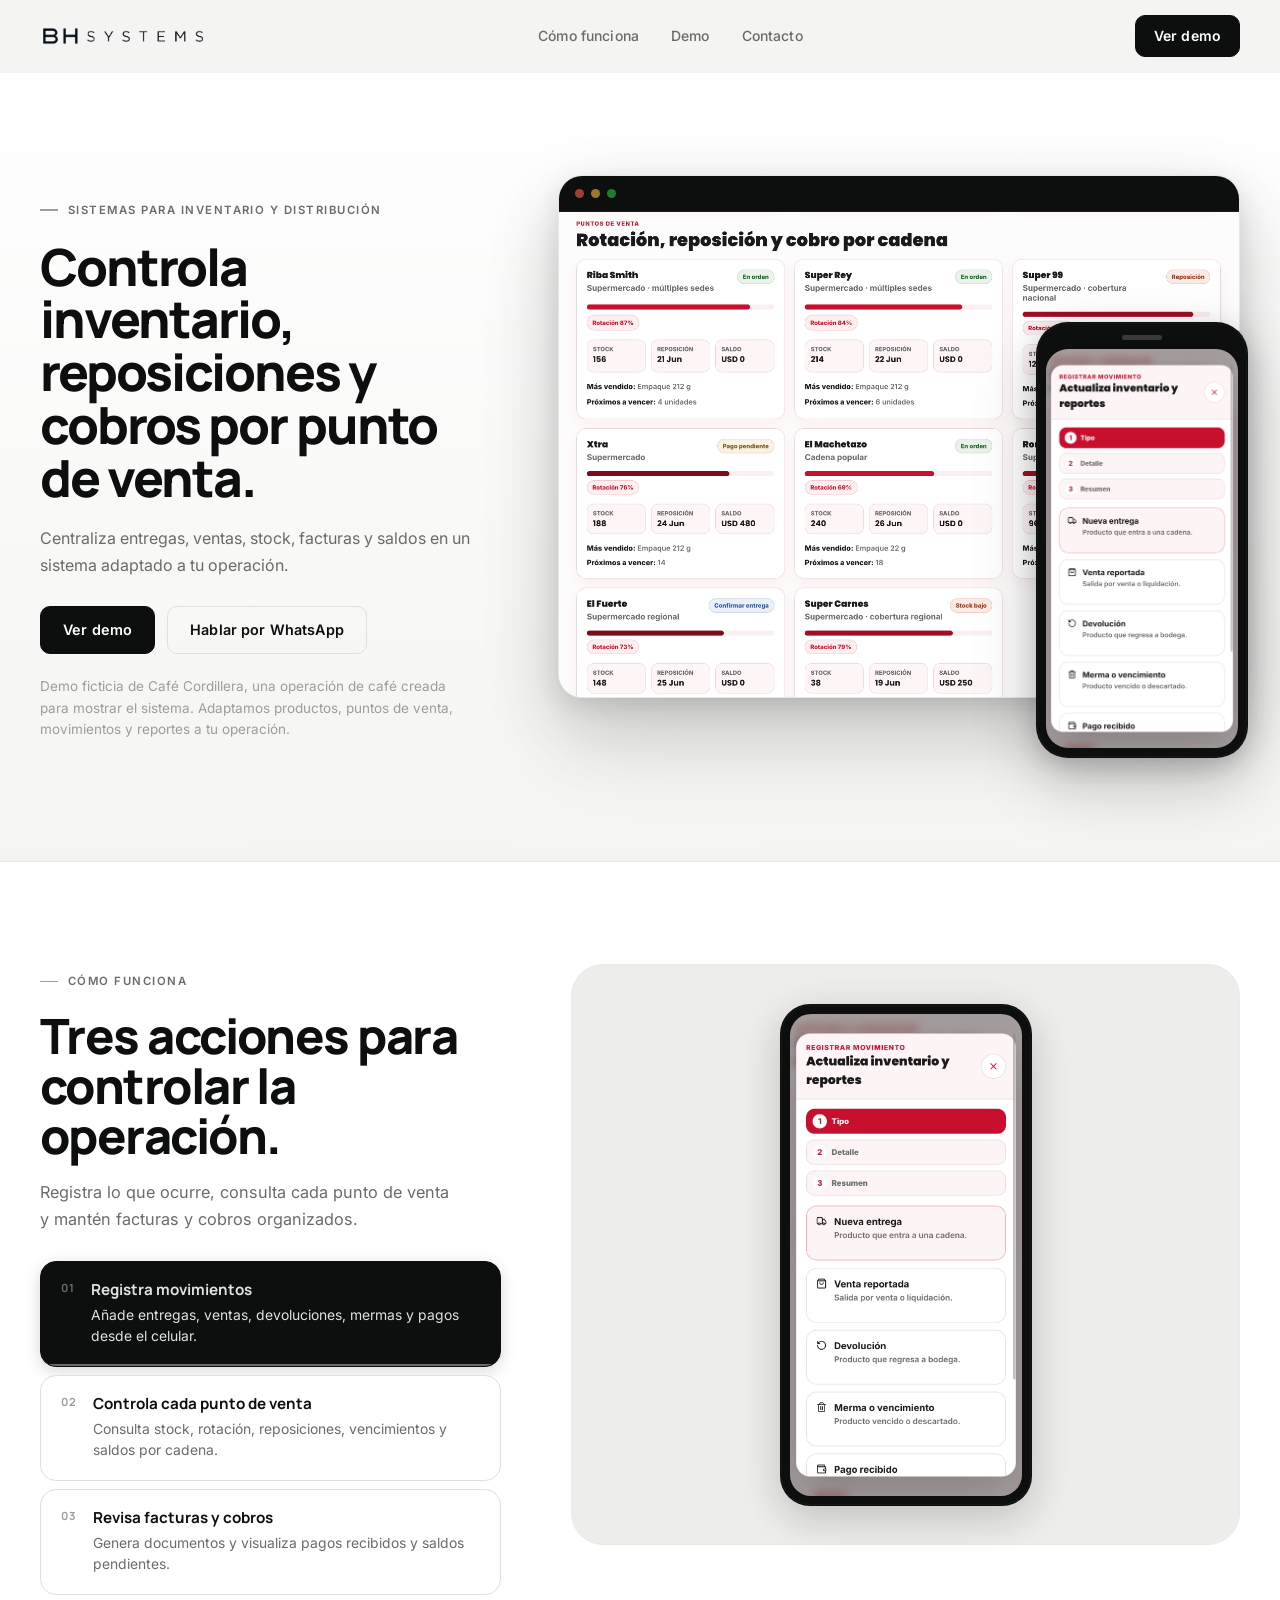
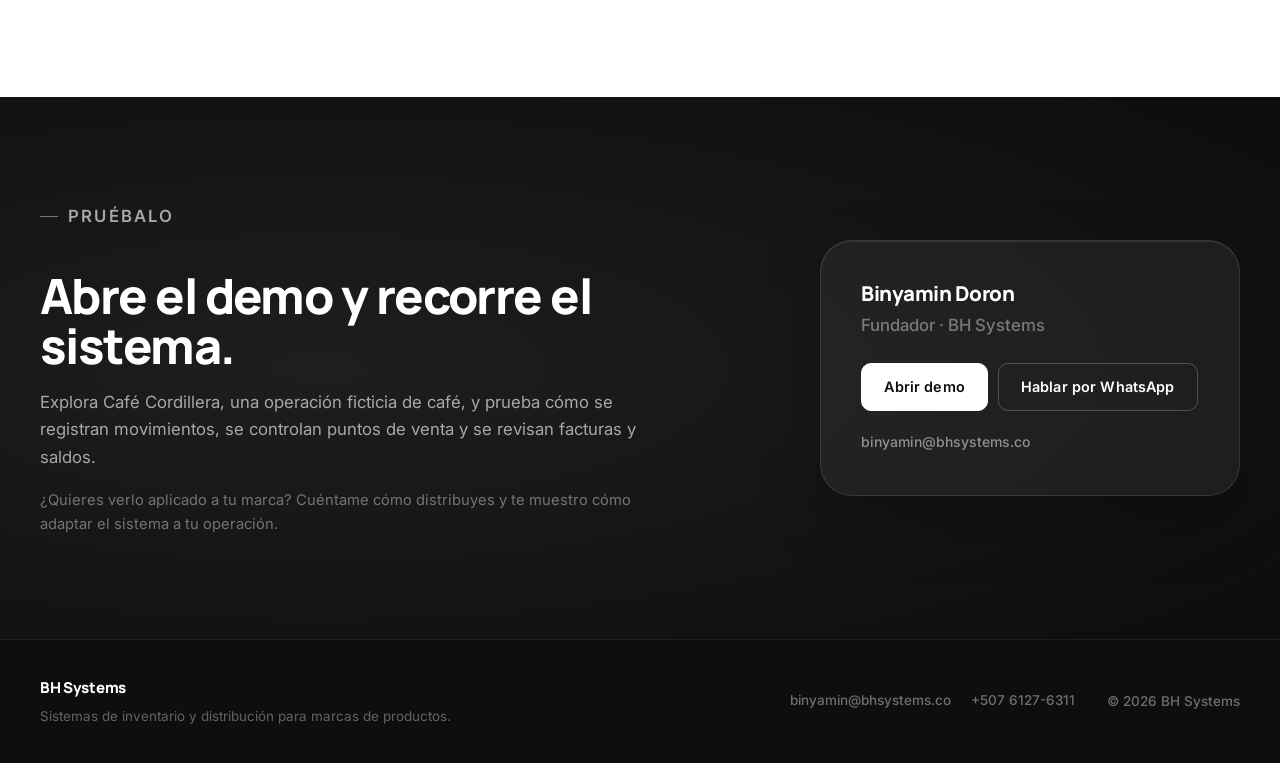
<file: index.html>
<!DOCTYPE html>
<html lang="es">
<head>
  <meta charset="UTF-8">
  <meta name="viewport" content="width=device-width, initial-scale=1, viewport-fit=cover">
  <title>BH Systems | Inventario, distribución y cobros por punto de venta</title>
  <meta name="description" content="BH Systems crea sistemas para marcas que distribuyen productos físicos en supermercados, tiendas y puntos bajo consignación.">
  <link rel="canonical" href="https://bhsystems.co">

  <meta property="og:type" content="website">
  <meta property="og:url" content="https://bhsystems.co">
  <meta property="og:title" content="BH Systems | Inventario y distribución">
  <meta property="og:description" content="Controla inventario, reposiciones y cobros por punto de venta.">
  <meta property="og:image" content="https://bhsystems.co/assets/demo/puntos-de-venta-desktop.png">

  <meta name="twitter:card" content="summary_large_image">
  <meta name="twitter:title" content="BH Systems | Inventario y distribución">
  <meta name="twitter:description" content="Controla inventario, reposiciones y cobros por punto de venta.">
  <meta name="twitter:image" content="https://bhsystems.co/assets/demo/puntos-de-venta-desktop.png">

  <link rel="icon" type="image/svg+xml" href="assets/favicon.svg">
  <link rel="preconnect" href="https://fonts.googleapis.com">
  <link rel="preconnect" href="https://fonts.gstatic.com" crossorigin>
  <link href="https://fonts.googleapis.com/css2?family=Inter:wght@400;500;600&family=Manrope:wght@600;700;800&display=swap" rel="stylesheet">
  <link rel="stylesheet" href="styles.css">

  <style>
  /* ─── Mobile card unification ─────────────────────────────────
     Afecta únicamente los tres paneles de la sección "Cómo funciona"
     en móvil (≤760px). El hero y el desktop no se tocan.
  ──────────────────────────────────────────────────────────────── */
  /* El texto del tab 03 es distinto en desktop y móvil. */
  .tab-body--mobile { display: none; }

  @media (max-width: 760px) {
    .tab-body--desktop { display: none; }
    .tab-body--mobile  { display: flex; }

    /* Quita el chrome de teléfono del panel "Registrar movimiento".
       El contenedor .tab-panel ya provee fondo, padding, radio y
       sombra iguales para los tres; solo necesitamos neutralizar
       el wrapper interno .panel-phone para que la imagen quede
       al mismo nivel que las capturas de los otros dos pasos. */
    .tab-panel .panel-phone {
      width: 100%;       /* antes: min(76%,248px) centrado */
      padding: 0;        /* antes: 9px */
      border: none;      /* antes: 1px solid rgba(13,15,14,.24) */
      border-radius: 0;  /* antes: 30px */
      background: transparent; /* antes: var(--dark) */
      box-shadow: none;  /* antes: sombra fuerte */
    }

    /* Aplica a la imagen el mismo radio y sombra que tienen las
       imágenes de los otros dos paneles (regla .tab-panel img). */
    .tab-panel .panel-phone img {
      border-radius: var(--radius-md); /* antes: 21px con box-shadow:none */
      box-shadow: 0 8px 32px rgba(13,15,14,.12);
    }

  }
  </style>
</head>
<body>
  <header class="site-header" id="site-header">
    <div class="site-container header-inner">
      <a class="brand-link" href="/" aria-label="BH Systems">
        <img src="assets/branding/bh-systems-logo.png" width="1801" height="190" alt="BH Systems">
      </a>

      <nav class="main-nav" aria-label="Navegación principal">
        <a href="#como-funciona">Cómo funciona</a>
        <a href="/demo/">Demo</a>
        <a href="#contacto">Contacto</a>
      </nav>

      <a class="btn btn-primary header-cta" href="/demo/">Ver demo</a>
    </div>
  </header>

  <main>
    <section class="hero" aria-labelledby="hero-title">
      <div class="site-container hero-grid">
        <div class="hero-copy">
          <p class="eyebrow reveal">Sistemas para inventario y distribución</p>
          <h1 id="hero-title" class="reveal" data-delay="1">Controla inventario, reposiciones y cobros por punto de venta.</h1>
          <p class="hero-description reveal" data-delay="2">Centraliza entregas, ventas, stock, facturas y saldos en un sistema adaptado a tu operación.</p>

          <div class="hero-actions reveal" data-delay="3">
            <a class="btn btn-primary" href="/demo/">Ver demo</a>
            <a class="btn btn-secondary" href="https://wa.me/50761276311?text=Hola%20Binyamin%2C%20vi%20el%20demo%20de%20BH%20Systems%20y%20quiero%20conocer%20más." target="_blank" rel="noopener noreferrer">Hablar por WhatsApp</a>
          </div>

          <p class="support-note reveal" data-delay="4">Demo ficticia de Café Cordillera, una operación de café creada para mostrar el sistema. Adaptamos productos, puntos de venta, movimientos y reportes a tu operación.</p>
        </div>

        <div class="hero-visual reveal" data-delay="2" aria-label="Vista previa del sistema en desktop y móvil">
          <div class="browser-mockup">
            <div class="browser-bar" aria-hidden="true">
              <span></span><span></span><span></span>
            </div>
            <img
              src="assets/demo/puntos-de-venta-desktop.png"
              width="2690"
              height="1920"
              loading="eager"
              alt="Vista desktop del control de rotación, reposición y cobros por cadena">
          </div>

          <div class="phone-mockup">
            <div class="phone-top" aria-hidden="true"></div>
            <img
              src="assets/demo/registrar-movimiento-mobile.png"
              width="780"
              height="1622"
              loading="eager"
              alt="Vista móvil para registrar entregas, ventas, devoluciones, mermas y pagos">
          </div>
        </div>
      </div>
    </section>

    <section class="how-section" id="como-funciona" aria-labelledby="how-title">
      <div class="site-container how-grid">
        <div class="how-copy">
          <p class="eyebrow reveal">Cómo funciona</p>
          <h2 id="how-title" class="reveal" data-delay="1">Tres acciones para controlar la operación.</h2>
          <p class="reveal" data-delay="2">Registra lo que ocurre, consulta cada punto de venta y mantén facturas y cobros organizados.</p>

          <div class="tabs-list reveal" data-delay="3" role="tablist" aria-label="Pasos del sistema" id="tabs-list">
            <button class="step-tab is-active" type="button" role="tab" id="tab-movimientos" aria-selected="true" aria-controls="panel-movimientos" data-tab-target="movimientos">
              <span class="tab-num">01</span>
              <span class="tab-body">
                <strong>Registra movimientos</strong>
                <small>Añade entregas, ventas, devoluciones, mermas y pagos desde el celular.</small>
              </span>
              <span class="tab-progress" aria-hidden="true"></span>
            </button>
            <button class="step-tab" type="button" role="tab" id="tab-puntos" aria-selected="false" aria-controls="panel-puntos" data-tab-target="puntos" tabindex="-1">
              <span class="tab-num">02</span>
              <span class="tab-body">
                <strong>Controla cada punto de venta</strong>
                <small>Consulta stock, rotación, reposiciones, vencimientos y saldos por cadena.</small>
              </span>
              <span class="tab-progress" aria-hidden="true"></span>
            </button>
            <button class="step-tab" type="button" role="tab" id="tab-facturas" aria-selected="false" aria-controls="panel-facturas" data-tab-target="facturas" tabindex="-1">
              <span class="tab-num">03</span>
              <span class="tab-body tab-body--desktop">
                <strong>Revisa facturas y cobros</strong>
                <small>Genera documentos y visualiza pagos recibidos y saldos pendientes.</small>
              </span>
              <span class="tab-body tab-body--mobile">
                <strong>Vista diaria de la operación</strong>
                <small>Consulta inventario, unidades vendidas y productos próximos a vencer.</small>
              </span>
              <span class="tab-progress" aria-hidden="true"></span>
            </button>
          </div>
        </div>

        <div class="tab-panels reveal" data-delay="2" id="tab-panels-wrap">
          <div class="tab-panel is-active" role="tabpanel" id="panel-movimientos" aria-labelledby="tab-movimientos" data-tab-panel="movimientos">
            <div class="panel-phone">
              <img
                src="assets/demo/registrar-movimiento-mobile.png"
                width="780"
                height="1622"
                loading="lazy"
                alt="Vista móvil para registrar entregas, ventas, devoluciones, mermas y pagos">
            </div>
          </div>
          <div class="tab-panel" role="tabpanel" id="panel-puntos" aria-labelledby="tab-puntos" data-tab-panel="puntos" aria-hidden="true">
            <picture>
              <source media="(max-width: 700px)" srcset="assets/demo/puntos-de-venta-mobile.png">
              <img
                src="assets/demo/puntos-de-venta-desktop.png"
                width="2690"
                height="1920"
                loading="lazy"
                alt="Vista desktop del control de rotación, reposición y cobros por cadena">
            </picture>
          </div>
          <div class="tab-panel" role="tabpanel" id="panel-facturas" aria-labelledby="tab-facturas" data-tab-panel="facturas" aria-hidden="true">
            <picture>
              <source media="(max-width: 760px)" srcset="assets/demo/operacion-claramovil.png">
              <img
                src="assets/demo/facturacion-desktop.png"
                width="2694"
                height="1764"
                loading="lazy"
                alt="Vista diaria de inventario disponible, unidades vendidas y próximos a vencer">
            </picture>
          </div>
        </div>
      </div>
    </section>

    <section class="demo-section" id="demo" aria-labelledby="demo-title">
      <div class="site-container demo-grid">
        <div class="reveal">
          <p class="eyebrow eyebrow-on-dark">Pruébalo</p>
          <h2 id="demo-title">Abre el demo y recorre el sistema.</h2>
          <p>Explora Café Cordillera, una operación ficticia de café, y prueba cómo se registran movimientos, se controlan puntos de venta y se revisan facturas y saldos.</p>
          <p class="demo-secondary">¿Quieres verlo aplicado a tu marca? Cuéntame cómo distribuyes y te muestro cómo adaptar el sistema a tu operación.</p>
        </div>

        <div class="contact-card reveal" data-delay="2" id="contacto">
          <p class="contact-name">Binyamin Doron</p>
          <p class="contact-role">Fundador · BH Systems</p>
          <div class="contact-actions">
            <a class="btn btn-light" href="/demo/">Abrir demo</a>
            <a class="btn btn-dark-secondary" href="https://wa.me/50761276311?text=Hola%20Binyamin%2C%20vi%20el%20demo%20de%20BH%20Systems%20y%20quiero%20conocer%20más." target="_blank" rel="noopener noreferrer">Hablar por WhatsApp</a>
          </div>
          <a class="email-link" href="mailto:binyamin@bhsystems.co">binyamin@bhsystems.co</a>
        </div>
      </div>
    </section>
  </main>

  <footer class="site-footer">
    <div class="site-container footer-inner">
      <div class="footer-brand-block">
        <p class="footer-brand">BH Systems</p>
        <p>Sistemas de inventario y distribución para marcas de productos.</p>
      </div>
      <div class="footer-links">
        <a href="mailto:binyamin@bhsystems.co">binyamin@bhsystems.co</a>
        <a href="https://wa.me/50761276311?text=Hola%20Binyamin%2C%20vi%20el%20demo%20de%20BH%20Systems%20y%20quiero%20conocer%20más." target="_blank" rel="noopener noreferrer">+507 6127-6311</a>
      </div>
      <p class="copyright">© 2026 BH Systems</p>
    </div>
  </footer>

  <script src="script.js" defer></script>
</body>
</html>
</file>
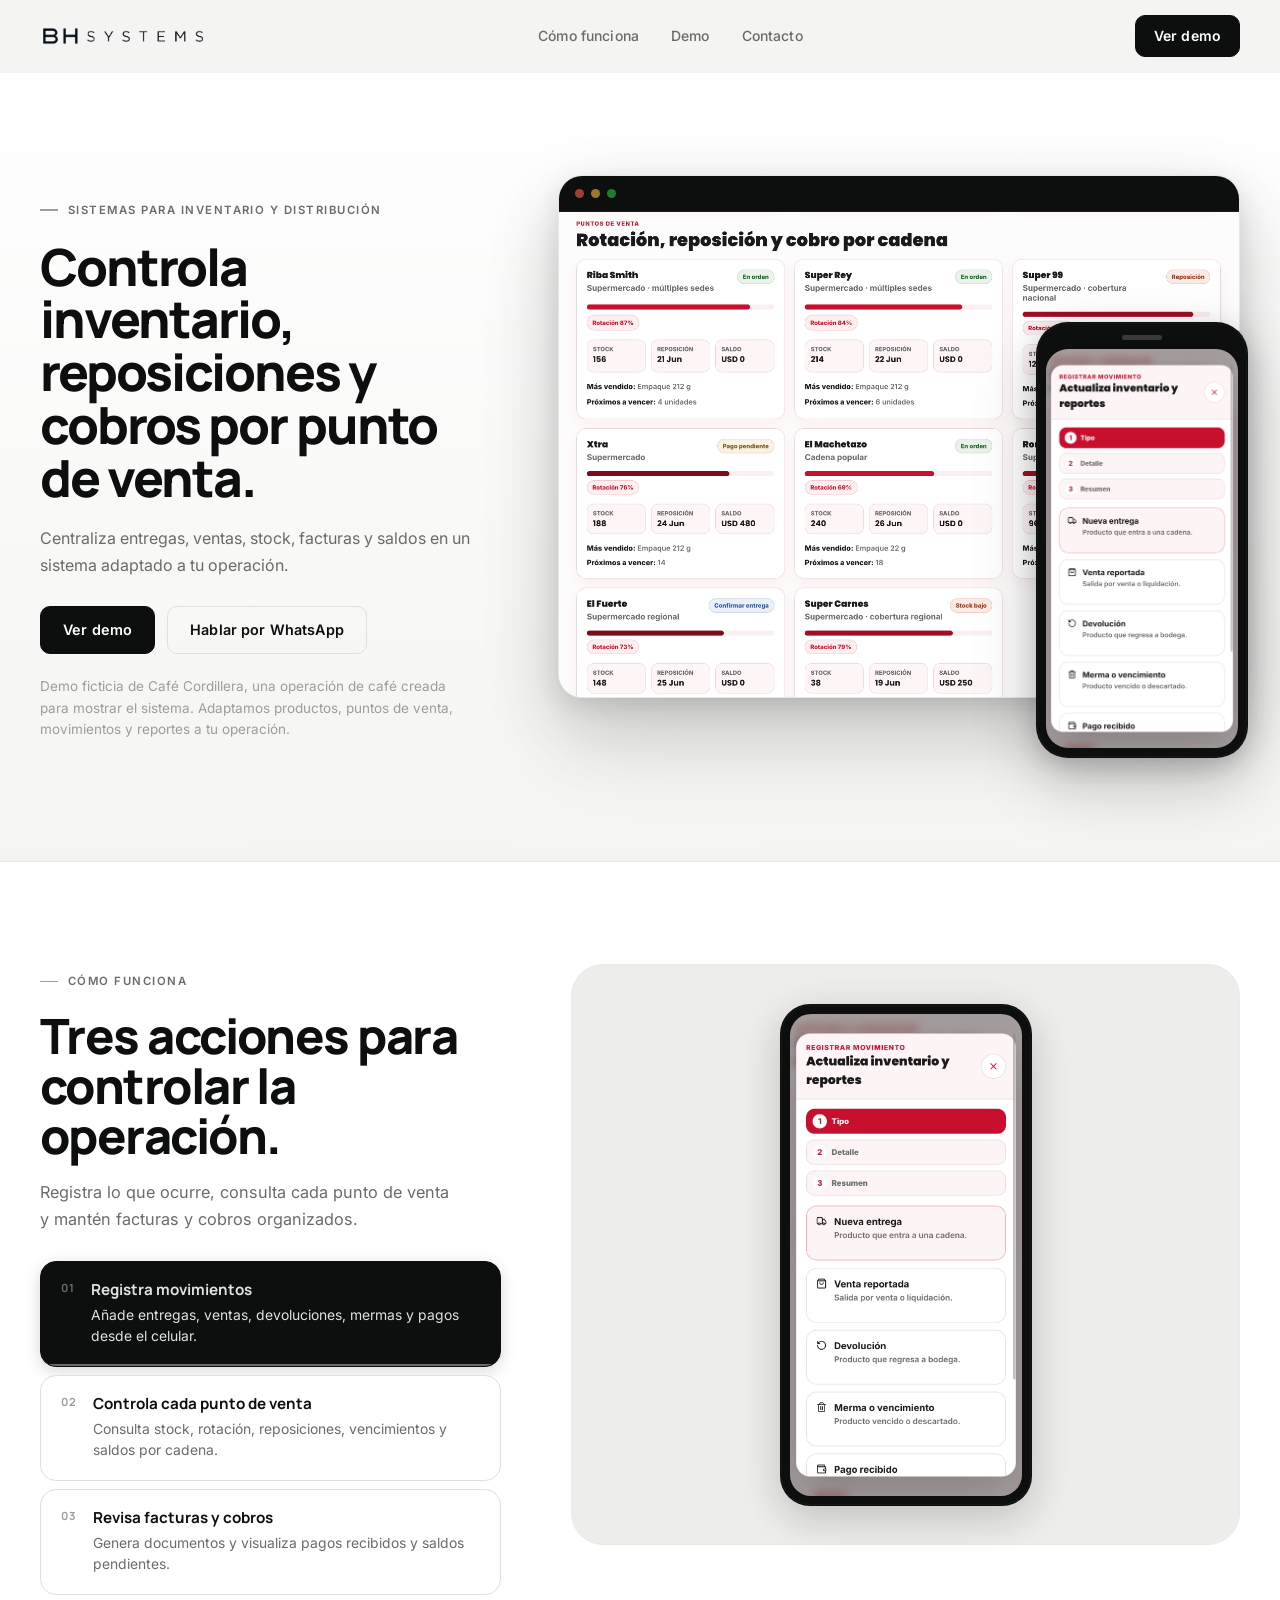
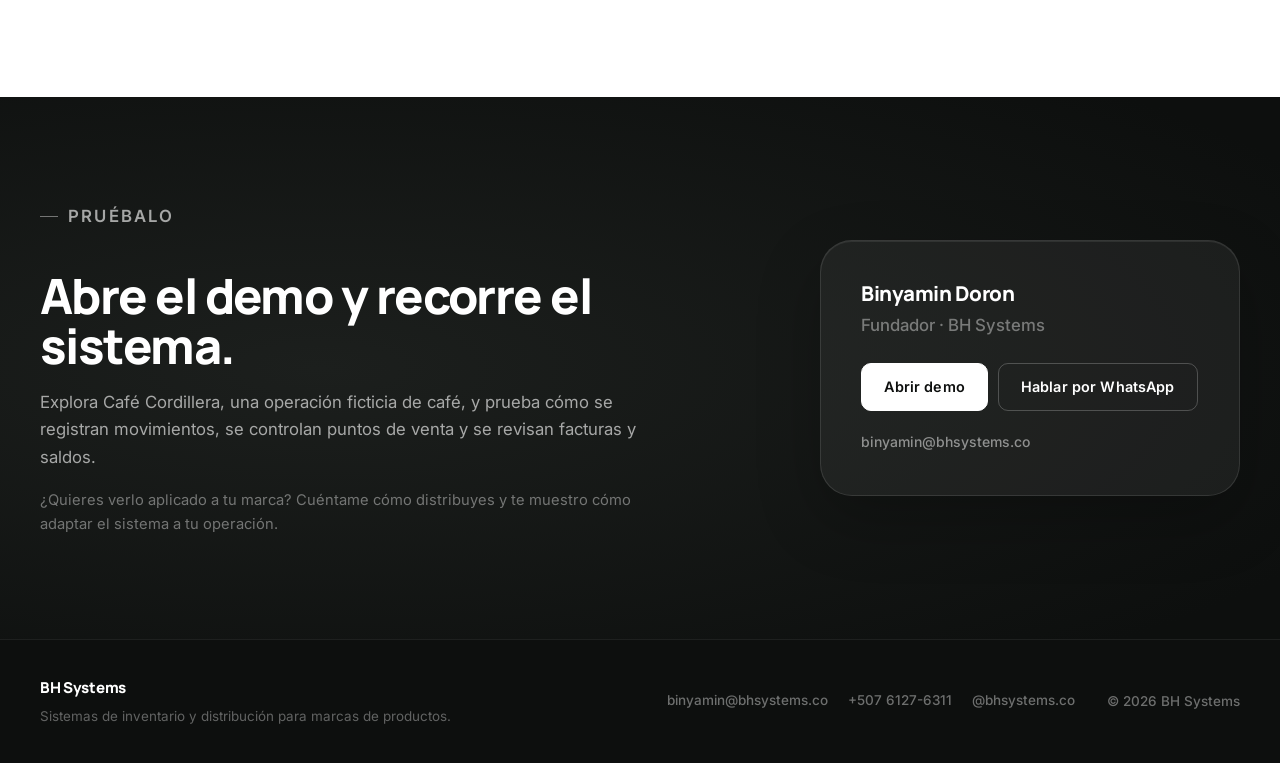
<file: landing-mobile-cards.html>
<!DOCTYPE html>
<html lang="es">
<head>
  <meta charset="UTF-8">
  <meta name="viewport" content="width=device-width, initial-scale=1, viewport-fit=cover">
  <title>BH Systems | Inventario, distribución y cobros por punto de venta</title>
  <meta name="description" content="BH Systems crea sistemas para marcas que distribuyen productos físicos en supermercados, tiendas y puntos bajo consignación.">
  <link rel="canonical" href="https://bhsystems.co">

  <meta property="og:type" content="website">
  <meta property="og:url" content="https://bhsystems.co">
  <meta property="og:title" content="BH Systems | Inventario y distribución">
  <meta property="og:description" content="Controla inventario, reposiciones y cobros por punto de venta.">
  <meta property="og:image" content="https://bhsystems.co/assets/demo/puntos-de-venta-desktop.png">

  <meta name="twitter:card" content="summary_large_image">
  <meta name="twitter:title" content="BH Systems | Inventario y distribución">
  <meta name="twitter:description" content="Controla inventario, reposiciones y cobros por punto de venta.">
  <meta name="twitter:image" content="https://bhsystems.co/assets/demo/puntos-de-venta-desktop.png">

  <link rel="icon" type="image/svg+xml" href="assets/favicon.svg">
  <link rel="preconnect" href="https://fonts.googleapis.com">
  <link rel="preconnect" href="https://fonts.gstatic.com" crossorigin>
  <link href="https://fonts.googleapis.com/css2?family=Inter:wght@400;500;600&family=Manrope:wght@600;700;800&display=swap" rel="stylesheet">
  <link rel="stylesheet" href="styles.css">

  <style>
  /* ─── Mobile card unification ─────────────────────────────────
     Afecta únicamente los tres paneles de la sección "Cómo funciona"
     en móvil (≤760px). El hero y el desktop no se tocan.
  ──────────────────────────────────────────────────────────────── */
  /* El texto del tab 03 es distinto en desktop y móvil. */
  .tab-body--mobile { display: none; }

  @media (max-width: 760px) {
    .tab-body--desktop { display: none; }
    .tab-body--mobile  { display: flex; }

    /* Quita el chrome de teléfono del panel "Registrar movimiento".
       El contenedor .tab-panel ya provee fondo, padding, radio y
       sombra iguales para los tres; solo necesitamos neutralizar
       el wrapper interno .panel-phone para que la imagen quede
       al mismo nivel que las capturas de los otros dos pasos. */
    .tab-panel .panel-phone {
      width: 100%;       /* antes: min(76%,248px) centrado */
      padding: 0;        /* antes: 9px */
      border: none;      /* antes: 1px solid rgba(13,15,14,.24) */
      border-radius: 0;  /* antes: 30px */
      background: transparent; /* antes: var(--dark) */
      box-shadow: none;  /* antes: sombra fuerte */
    }

    /* Aplica a la imagen el mismo radio y sombra que tienen las
       imágenes de los otros dos paneles (regla .tab-panel img). */
    .tab-panel .panel-phone img {
      border-radius: var(--radius-md); /* antes: 21px con box-shadow:none */
      box-shadow: 0 8px 32px rgba(13,15,14,.12);
    }

  }
  </style>
</head>
<body>
  <header class="site-header" id="site-header">
    <div class="site-container header-inner">
      <a class="brand-link" href="/" aria-label="BH Systems">
        <img src="assets/branding/bh-systems-logo.png" width="1801" height="190" alt="BH Systems">
      </a>

      <nav class="main-nav" aria-label="Navegación principal">
        <a href="#como-funciona">Cómo funciona</a>
        <a href="/demo/">Demo</a>
        <a href="#contacto">Contacto</a>
      </nav>

      <a class="btn btn-primary header-cta" href="/demo/">Ver demo</a>
    </div>
  </header>

  <main>
    <section class="hero" aria-labelledby="hero-title">
      <div class="site-container hero-grid">
        <div class="hero-copy">
          <p class="eyebrow reveal">Sistemas para inventario y distribución</p>
          <h1 id="hero-title" class="reveal" data-delay="1">Controla inventario, reposiciones y cobros por punto de venta.</h1>
          <p class="hero-description reveal" data-delay="2">Centraliza entregas, ventas, stock, facturas y saldos en un sistema adaptado a tu operación.</p>

          <div class="hero-actions reveal" data-delay="3">
            <a class="btn btn-primary" href="/demo/">Ver demo</a>
            <a class="btn btn-secondary" href="https://wa.me/50761276311?text=Hola%20Binyamin%2C%20vi%20el%20demo%20de%20BH%20Systems%20y%20quiero%20conocer%20más." target="_blank" rel="noopener noreferrer">Hablar por WhatsApp</a>
          </div>

          <p class="support-note reveal" data-delay="4">Demo ficticia de Café Cordillera, una operación de café creada para mostrar el sistema. Adaptamos productos, puntos de venta, movimientos y reportes a tu operación.</p>
        </div>

        <div class="hero-visual reveal" data-delay="2" aria-label="Vista previa del sistema en desktop y móvil">
          <div class="browser-mockup">
            <div class="browser-bar" aria-hidden="true">
              <span></span><span></span><span></span>
            </div>
            <img
              src="assets/demo/puntos-de-venta-desktop.png"
              width="2690"
              height="1920"
              loading="eager"
              alt="Vista desktop del control de rotación, reposición y cobros por cadena">
          </div>

          <div class="phone-mockup">
            <div class="phone-top" aria-hidden="true"></div>
            <img
              src="assets/demo/registrar-movimiento-mobile.png"
              width="780"
              height="1622"
              loading="eager"
              alt="Vista móvil para registrar entregas, ventas, devoluciones, mermas y pagos">
          </div>
        </div>
      </div>
    </section>

    <section class="how-section" id="como-funciona" aria-labelledby="how-title">
      <div class="site-container how-grid">
        <div class="how-copy">
          <p class="eyebrow reveal">Cómo funciona</p>
          <h2 id="how-title" class="reveal" data-delay="1">Tres acciones para controlar la operación.</h2>
          <p class="reveal" data-delay="2">Registra lo que ocurre, consulta cada punto de venta y mantén facturas y cobros organizados.</p>

          <div class="tabs-list reveal" data-delay="3" role="tablist" aria-label="Pasos del sistema" id="tabs-list">
            <button class="step-tab is-active" type="button" role="tab" id="tab-movimientos" aria-selected="true" aria-controls="panel-movimientos" data-tab-target="movimientos">
              <span class="tab-num">01</span>
              <span class="tab-body">
                <strong>Registra movimientos</strong>
                <small>Añade entregas, ventas, devoluciones, mermas y pagos desde el celular.</small>
              </span>
              <span class="tab-progress" aria-hidden="true"></span>
            </button>
            <button class="step-tab" type="button" role="tab" id="tab-puntos" aria-selected="false" aria-controls="panel-puntos" data-tab-target="puntos" tabindex="-1">
              <span class="tab-num">02</span>
              <span class="tab-body">
                <strong>Controla cada punto de venta</strong>
                <small>Consulta stock, rotación, reposiciones, vencimientos y saldos por cadena.</small>
              </span>
              <span class="tab-progress" aria-hidden="true"></span>
            </button>
            <button class="step-tab" type="button" role="tab" id="tab-facturas" aria-selected="false" aria-controls="panel-facturas" data-tab-target="facturas" tabindex="-1">
              <span class="tab-num">03</span>
              <span class="tab-body tab-body--desktop">
                <strong>Revisa facturas y cobros</strong>
                <small>Genera documentos y visualiza pagos recibidos y saldos pendientes.</small>
              </span>
              <span class="tab-body tab-body--mobile">
                <strong>Vista diaria de la operación</strong>
                <small>Consulta inventario, unidades vendidas y productos próximos a vencer.</small>
              </span>
              <span class="tab-progress" aria-hidden="true"></span>
            </button>
          </div>
        </div>

        <div class="tab-panels reveal" data-delay="2" id="tab-panels-wrap">
          <div class="tab-panel is-active" role="tabpanel" id="panel-movimientos" aria-labelledby="tab-movimientos" data-tab-panel="movimientos">
            <div class="panel-phone">
              <img
                src="assets/demo/registrar-movimiento-mobile.png"
                width="780"
                height="1622"
                loading="lazy"
                alt="Vista móvil para registrar entregas, ventas, devoluciones, mermas y pagos">
            </div>
          </div>
          <div class="tab-panel" role="tabpanel" id="panel-puntos" aria-labelledby="tab-puntos" data-tab-panel="puntos" aria-hidden="true">
            <picture>
              <source media="(max-width: 700px)" srcset="assets/demo/puntos-de-venta-mobile.png">
              <img
                src="assets/demo/puntos-de-venta-desktop.png"
                width="2690"
                height="1920"
                loading="lazy"
                alt="Vista desktop del control de rotación, reposición y cobros por cadena">
            </picture>
          </div>
          <div class="tab-panel" role="tabpanel" id="panel-facturas" aria-labelledby="tab-facturas" data-tab-panel="facturas" aria-hidden="true">
            <picture>
              <source media="(max-width: 760px)" srcset="assets/demo/operacion-claramovil.png">
              <img
                src="assets/demo/facturacion-desktop.png"
                width="2694"
                height="1764"
                loading="lazy"
                alt="Vista diaria de inventario disponible, unidades vendidas y próximos a vencer">
            </picture>
          </div>
        </div>
      </div>
    </section>

    <section class="demo-section" id="demo" aria-labelledby="demo-title">
      <div class="site-container demo-grid">
        <div class="reveal">
          <p class="eyebrow eyebrow-on-dark">Pruébalo</p>
          <h2 id="demo-title">Abre el demo y recorre el sistema.</h2>
          <p>Explora Café Cordillera, una operación ficticia de café, y prueba cómo se registran movimientos, se controlan puntos de venta y se revisan facturas y saldos.</p>
          <p class="demo-secondary">¿Quieres verlo aplicado a tu marca? Cuéntame cómo distribuyes y te muestro cómo adaptar el sistema a tu operación.</p>
        </div>

        <div class="contact-card reveal" data-delay="2" id="contacto">
          <p class="contact-name">Binyamin Doron</p>
          <p class="contact-role">Fundador · BH Systems</p>
          <div class="contact-actions">
            <a class="btn btn-light" href="/demo/">Abrir demo</a>
            <a class="btn btn-dark-secondary" href="https://wa.me/50761276311?text=Hola%20Binyamin%2C%20vi%20el%20demo%20de%20BH%20Systems%20y%20quiero%20conocer%20más." target="_blank" rel="noopener noreferrer">Hablar por WhatsApp</a>
          </div>
          <a class="email-link" href="mailto:binyamin@bhsystems.co">binyamin@bhsystems.co</a>
        </div>
      </div>
    </section>
  </main>

  <footer class="site-footer">
    <div class="site-container footer-inner">
      <div class="footer-brand-block">
        <p class="footer-brand">BH Systems</p>
        <p>Sistemas de inventario y distribución para marcas de productos.</p>
      </div>
      <div class="footer-links">
        <a href="mailto:binyamin@bhsystems.co">binyamin@bhsystems.co</a>
        <a href="https://wa.me/50761276311?text=Hola%20Binyamin%2C%20vi%20el%20demo%20de%20BH%20Systems%20y%20quiero%20conocer%20más." target="_blank" rel="noopener noreferrer">+507 6127-6311</a>
        <a href="https://instagram.com/bhsystems.co" target="_blank" rel="noopener noreferrer">@bhsystems.co</a>
      </div>
      <p class="copyright">© 2026 BH Systems</p>
    </div>
  </footer>

  <script src="script.js" defer></script>
</body>
</html>
</file>
<file: styles.css>
/* ─── Reset ───────────────────────────────────────────────────── */
*, *::before, *::after { box-sizing: border-box; }

/* ─── Tokens ──────────────────────────────────────────────────── */
:root {
  --bg:           #f4f4f2;
  --surface:      #ffffff;
  --surface-soft: #ededeb;
  --ink:          #0d0f0e;
  --muted:        #696c69;
  --muted-light:  #9b9e9b;
  --line:         #e0e1dc;
  --line-soft:    #eaeae6;
  --dark:         #0d0f0e;
  --white:        #ffffff;

  --shadow-soft:   0 2px 8px rgba(13,15,14,.05), 0 8px 28px rgba(13,15,14,.07);
  --shadow-medium: 0 4px 16px rgba(13,15,14,.08), 0 16px 48px rgba(13,15,14,.12);
  --shadow-strong: 0 8px 24px rgba(13,15,14,.10), 0 28px 72px rgba(13,15,14,.16), 0 48px 96px rgba(13,15,14,.07);

  --radius-sm: 10px;
  --radius-md: 16px;
  --radius-lg: 24px;
  --radius-xl: 32px;

  --font-display: 'Manrope', ui-sans-serif, system-ui, sans-serif;
  --font-body:    'Inter', ui-sans-serif, system-ui, -apple-system, sans-serif;
}

/* ─── Base ────────────────────────────────────────────────────── */
html { scroll-behavior: smooth; }

body {
  margin: 0;
  background: var(--bg);
  color: var(--ink);
  font-family: var(--font-body);
  font-size: 1rem;
  line-height: 1.6;
  -webkit-font-smoothing: antialiased;
  text-rendering: optimizeLegibility;
}

img  { display: block; max-width: 100%; }
a    { color: inherit; text-decoration: none; }

button {
  border: 0;
  background: transparent;
  color: inherit;
  font: inherit;
  cursor: pointer;
}

:focus-visible {
  outline: 2px solid var(--ink);
  outline-offset: 3px;
  border-radius: 4px;
}

/* ─── Layout ──────────────────────────────────────────────────── */
.site-container {
  width: min(100% - 48px, 1200px);
  margin-inline: auto;
}

/* ─── Header ──────────────────────────────────────────────────── */
.site-header {
  position: sticky;
  top: 0;
  z-index: 20;
  background: transparent;
  border-bottom: 1px solid transparent;
  transition: background 300ms ease, border-color 300ms ease, box-shadow 300ms ease;
}

.site-header.is-scrolled {
  background: rgba(244,244,242,.92);
  border-bottom-color: var(--line);
  box-shadow: 0 1px 0 var(--line-soft), 0 4px 24px rgba(13,15,14,.05);
  backdrop-filter: blur(20px);
  -webkit-backdrop-filter: blur(20px);
}

.header-inner {
  display: grid;
  grid-template-columns: auto minmax(0,1fr) auto;
  align-items: center;
  gap: 28px;
  height: 72px;
}

.brand-link { display: inline-flex; align-items: center; flex-shrink: 0; }
.brand-link img { width: 166px; height: auto; }

.main-nav {
  display: flex;
  justify-content: center;
  gap: 32px;
}

.main-nav a {
  font-size: .875rem;
  font-weight: 500;
  color: var(--muted);
  letter-spacing: .01em;
  transition: color 150ms ease;
}

.main-nav a:hover { color: var(--ink); }

/* ─── Buttons ─────────────────────────────────────────────────── */
.btn {
  display: inline-flex;
  align-items: center;
  justify-content: center;
  gap: 8px;
  height: 48px;
  padding: 0 22px;
  border-radius: var(--radius-sm);
  font-family: var(--font-body);
  font-size: .9rem;
  font-weight: 600;
  letter-spacing: .01em;
  line-height: 1;
  white-space: nowrap;
  transition: background 200ms ease, border-color 200ms ease, color 200ms ease,
              transform 200ms ease, box-shadow 200ms ease;
}

.btn:hover { transform: translateY(-1px); }

.btn-primary {
  background: var(--dark);
  color: var(--white);
  border: 1.5px solid var(--dark);
}
.btn-primary:hover {
  background: #1c1e1d;
  border-color: #1c1e1d;
  box-shadow: 0 4px 16px rgba(13,15,14,.24);
}

.btn-secondary {
  background: transparent;
  color: var(--ink);
  border: 1.5px solid var(--line);
}
.btn-secondary:hover {
  background: var(--surface);
  border-color: rgba(13,15,14,.4);
}

.btn-light {
  background: var(--white);
  color: var(--dark);
  border: 1.5px solid var(--white);
}
.btn-light:hover {
  background: #f0f0ee;
  border-color: #f0f0ee;
}

.btn-dark-secondary {
  background: transparent;
  color: var(--white);
  border: 1.5px solid rgba(255,255,255,.22);
}
.btn-dark-secondary:hover {
  border-color: rgba(255,255,255,.55);
  background: rgba(255,255,255,.06);
}

.header-cta { height: 42px; padding: 0 18px; font-size: .875rem; }

/* ─── Typography ──────────────────────────────────────────────── */
h1, h2 {
  font-family: var(--font-display);
  font-weight: 800;
  color: var(--ink);
  margin: 0;
  line-height: 1.03;
}

h1 {
  font-size: clamp(2.6rem, 4vw, 4.6rem);
  letter-spacing: -.038em;
}

h2 {
  font-size: clamp(2rem, 3.8vw, 4rem);
  letter-spacing: -.032em;
}

p { margin: 0; color: var(--muted); line-height: 1.65; }

.eyebrow {
  display: inline-flex;
  align-items: center;
  gap: 10px;
  margin-bottom: 20px;
  color: var(--muted);
  font-size: .71rem;
  font-weight: 600;
  letter-spacing: .13em;
  text-transform: uppercase;
}

.eyebrow::before {
  content: '';
  display: block;
  width: 18px;
  height: 1.5px;
  background: currentColor;
  flex-shrink: 0;
  opacity: .65;
}

.eyebrow-on-dark { color: rgba(255,255,255,.5); }

/* ─── Scroll reveal ───────────────────────────────────────────── */
.reveal {
  opacity: 0;
  transform: translateY(26px);
  transition: opacity 700ms cubic-bezier(.25,.46,.45,.94),
              transform 700ms cubic-bezier(.25,.46,.45,.94);
}

.reveal.in-view { opacity: 1; transform: translateY(0); }

.reveal[data-delay="1"] { transition-delay:  80ms; }
.reveal[data-delay="2"] { transition-delay: 160ms; }
.reveal[data-delay="3"] { transition-delay: 240ms; }
.reveal[data-delay="4"] { transition-delay: 320ms; }

/* ─── Hero ────────────────────────────────────────────────────── */
.hero {
  padding-block: clamp(72px,8vw,120px);
  background: linear-gradient(180deg, var(--surface) 0%, var(--bg) 100%);
}

.hero-grid {
  display: grid;
  grid-template-columns: minmax(0,2fr) minmax(0,3fr);
  gap: clamp(40px,5vw,80px);
  align-items: center;
}

.hero-description {
  max-width: 460px;
  margin-block: 22px 28px;
  font-size: clamp(1rem,1.15vw,1.15rem);
}

.hero-actions {
  display: flex;
  flex-wrap: wrap;
  gap: 12px;
  margin-bottom: 22px;
}

.support-note {
  max-width: 420px;
  font-size: .845rem;
  color: var(--muted-light);
  line-height: 1.6;
}

.hero-visual {
  position: relative;
  min-width: 0;
  padding-bottom: clamp(28px,5vw,60px);
}

.browser-mockup {
  position: relative;
  overflow: hidden;
  border: 1px solid rgba(13,15,14,.1);
  border-radius: var(--radius-lg);
  background: var(--surface);
  box-shadow: var(--shadow-strong);
}

.browser-bar {
  display: flex;
  align-items: center;
  gap: 7px;
  height: 36px;
  padding: 0 16px;
  background: var(--dark);
  border-bottom: 1px solid rgba(255,255,255,.06);
}

.browser-bar span {
  width: 9px;
  height: 9px;
  border-radius: 50%;
}

.browser-bar span:nth-child(1) { background: rgba(255, 95, 87,.6); }
.browser-bar span:nth-child(2) { background: rgba(255,188, 64,.6); }
.browser-bar span:nth-child(3) { background: rgba( 40,200, 64,.6); }

.browser-mockup img { width: 100%; height: auto; display: block; }

.phone-mockup {
  position: absolute;
  right: -8px;
  bottom: 0;
  width: clamp(142px,19vw,212px);
  padding: 9px;
  border: 1px solid rgba(13,15,14,.3);
  border-radius: 32px;
  background: var(--dark);
  box-shadow: 0 8px 24px rgba(13,15,14,.18),
              0 24px 64px rgba(13,15,14,.22),
              inset 0 0 0 1px rgba(255,255,255,.04);
}

.phone-top {
  width: 40px;
  height: 5px;
  margin: 3px auto 9px;
  border-radius: 999px;
  background: rgba(255,255,255,.18);
}

.phone-mockup img { width: 100%; height: auto; border-radius: 22px; }

/* ─── How section ─────────────────────────────────────────────── */
.how-section {
  padding-block: clamp(80px,8vw,120px);
  background: var(--surface);
  border-top: 1px solid var(--line-soft);
}

.how-grid {
  display: grid;
  grid-template-columns: minmax(0,1fr) minmax(0,1.45fr);
  gap: clamp(40px,5.5vw,80px);
  align-items: start;
}

.how-copy > p:not(.eyebrow) {
  max-width: 420px;
  margin-block: 18px 28px;
  font-size: 1.02rem;
}

.tabs-list { display: grid; gap: 8px; }

.step-tab {
  position: relative;
  width: 100%;
  display: flex;
  align-items: flex-start;
  gap: 16px;
  padding: 18px 20px;
  border: 1px solid var(--line);
  border-radius: var(--radius-md);
  background: var(--surface);
  text-align: left;
  overflow: hidden;
  transition: background 200ms ease, border-color 200ms ease, box-shadow 200ms ease;
}

.step-tab:hover:not(.is-active) { background: var(--surface-soft); }

.tab-num {
  flex-shrink: 0;
  padding-top: 2px;
  font-family: var(--font-display);
  font-size: .7rem;
  font-weight: 700;
  letter-spacing: .1em;
  color: var(--muted-light);
  line-height: 1;
  transition: color 200ms ease;
}

.tab-body {
  flex: 1;
  min-width: 0;
  display: flex;
  flex-direction: column;
  gap: 5px;
}

.tab-body strong {
  display: block;
  font-family: var(--font-display);
  font-size: .95rem;
  font-weight: 700;
  color: var(--ink);
  line-height: 1.3;
  transition: color 200ms ease;
}

.tab-body small {
  display: block;
  font-size: .87rem;
  font-weight: 400;
  color: var(--muted);
  line-height: 1.55;
  transition: color 200ms ease;
}

.tab-progress {
  position: absolute;
  bottom: 0;
  left: 0;
  height: 2px;
  width: 0;
  background: rgba(255,255,255,.38);
}

@keyframes progress-fill {
  from { width: 0%; }
  to   { width: 100%; }
}

.step-tab.is-active {
  background: var(--dark);
  border-color: var(--dark);
  box-shadow: 0 4px 16px rgba(13,15,14,.16);
}

.step-tab.is-active .tab-num  { color: rgba(255,255,255,.38); }
.step-tab.is-active .tab-body strong,
.step-tab.is-active .tab-body small { color: rgba(255,255,255,.88); }

.step-tab.is-active.is-auto .tab-progress {
  animation: progress-fill 5400ms linear forwards;
}

/* ─── Tab panels ──────────────────────────────────────────────── */
.tab-panels {
  display: grid;
  border-radius: var(--radius-xl);
}

.tab-panel {
  grid-row: 1;
  grid-column: 1;
  display: flex;
  align-items: center;
  justify-content: center;
  min-height: 540px;
  padding: clamp(20px,3vw,40px);
  border: 1px solid var(--line-soft);
  border-radius: var(--radius-xl);
  background: var(--surface-soft);
  z-index: 0;
  opacity: 0;
  pointer-events: none;
  transform: translateY(8px);
  transition: opacity 340ms cubic-bezier(.25,.46,.45,.94),
              transform 340ms cubic-bezier(.25,.46,.45,.94);
}

.tab-panel.is-active {
  opacity: 1;
  pointer-events: auto;
  transform: translateY(0);
  z-index: 1;
}

.tab-panel img {
  width: 100%;
  height: auto;
  border-radius: var(--radius-md);
  box-shadow: 0 8px 32px rgba(13,15,14,.12);
}

.panel-phone {
  width: min(100%, 252px);
  padding: 9px;
  border: 1px solid rgba(13,15,14,.24);
  border-radius: 30px;
  background: var(--dark);
  box-shadow: 0 12px 40px rgba(13,15,14,.2),
              inset 0 0 0 1px rgba(255,255,255,.04);
}

.panel-phone img { border-radius: 21px; box-shadow: none; }

/* ─── Demo / CTA section ──────────────────────────────────────── */
.demo-section {
  padding-block: clamp(80px,8vw,120px);
  background: radial-gradient(ellipse 90% 70% at 25% 50%, #1c1f1d 0%, #0d0f0e 100%);
}

.demo-grid {
  display: grid;
  grid-template-columns: minmax(0,1.1fr) minmax(300px,.65fr);
  gap: clamp(40px,5.5vw,80px);
  align-items: center;
}

.demo-section h2 {
  color: var(--white);
  margin-block: 20px 18px;
}

.demo-section p {
  color: rgba(255,255,255,.62);
  font-size: 1.05rem;
  max-width: 600px;
}

.demo-secondary {
  margin-top: 16px;
  font-size: .92rem !important;
  color: rgba(255,255,255,.4) !important;
}

.contact-card {
  padding: clamp(26px,4vw,40px);
  border: 1px solid rgba(255,255,255,.11);
  border-radius: var(--radius-xl);
  background: rgba(255,255,255,.055);
  box-shadow: inset 0 1px 0 rgba(255,255,255,.08),
              0 24px 64px rgba(0,0,0,.24);
}

.contact-name {
  margin: 0;
  font-family: var(--font-display);
  color: var(--white) !important;
  font-size: 1.28rem !important;
  font-weight: 800;
  letter-spacing: -.025em;
  line-height: 1.2;
}

.contact-role {
  margin: 6px 0 24px;
  color: rgba(255,255,255,.4) !important;
  font-size: .87rem;
  font-weight: 500;
}

.contact-actions { display: flex; flex-wrap: wrap; gap: 10px; }

.email-link {
  display: inline-flex;
  margin-top: 20px;
  color: rgba(255,255,255,.5);
  font-size: .875rem;
  font-weight: 500;
  transition: color 150ms ease;
}

.email-link:hover { color: var(--white); }

/* ─── Footer ──────────────────────────────────────────────────── */
.site-footer {
  padding-block: 36px;
  background: var(--dark);
  border-top: 1px solid rgba(255,255,255,.07);
}

.footer-inner {
  display: grid;
  grid-template-columns: minmax(0,1fr) auto auto;
  align-items: center;
  gap: 32px;
}

.footer-brand {
  margin: 0 0 4px;
  font-family: var(--font-display);
  font-weight: 800;
  font-size: .94rem;
  letter-spacing: -.02em;
  color: var(--white);
}

.footer-brand-block p:not(.footer-brand) {
  color: rgba(255,255,255,.35);
  font-size: .84rem;
}

.footer-links { display: flex; flex-wrap: wrap; gap: 20px; }

.footer-links a,
.copyright {
  color: rgba(255,255,255,.4);
  font-size: .845rem;
  font-weight: 500;
}

.footer-links a { transition: color 150ms ease; }
.footer-links a:hover { color: rgba(255,255,255,.8); }

.copyright { margin: 0; white-space: nowrap; }

/* ─── Responsive: tablet ──────────────────────────────────────── */
@media (max-width: 1040px) {
  .hero-grid,
  .how-grid,
  .demo-grid {
    grid-template-columns: 1fr;
  }

  .hero { padding-block: 72px 80px; }

  .hero-copy { max-width: 680px; }

  .hero-visual {
    max-width: 780px;
    margin-inline: auto;
    padding-bottom: clamp(44px,8vw,64px);
  }

  .phone-mockup { right: 0; bottom: 0; }

  .tab-panel { min-height: 440px; }
}

/* ─── Responsive: mobile ──────────────────────────────────────── */
@media (max-width: 760px) {
  .header-inner {
    grid-template-columns: auto auto;
    height: 64px;
    gap: 16px;
  }

  .brand-link img { width: 136px; }
  .main-nav { display: none; }

  .header-cta {
    height: 40px;
    padding: 0 16px;
    font-size: .84rem;
  }

  h1 {
    font-size: clamp(2.1rem,9.5vw,2.9rem);
    letter-spacing: -.042em;
  }

  h2 { font-size: clamp(1.9rem,8.5vw,2.75rem); }

  .hero { padding-block: 52px 64px; }

  .hero-actions,
  .contact-actions {
    display: grid;
    grid-template-columns: 1fr;
  }

  .btn { width: 100%; }

  .hero-visual { padding-bottom: clamp(44px,12vw,60px); }

  .browser-mockup { border-radius: 18px; }
  .browser-bar { height: 30px; }

  .phone-mockup {
    position: relative;
    right: auto;
    bottom: auto;
    width: min(44%,156px);
    margin: -48px 12px 0 auto;
  }

  .how-section,
  .demo-section { padding-block: 64px; }

  .step-tab { padding: 16px 18px; }

  .tab-panel {
    min-height: unset;
    padding: 16px;
    border-radius: var(--radius-lg);
  }

  .tab-panels { border-radius: var(--radius-lg); }

  .panel-phone { width: min(76%,248px); }

  .contact-card { border-radius: var(--radius-lg); }

  .footer-inner {
    grid-template-columns: 1fr;
    gap: 20px;
  }

  .footer-links { display: grid; gap: 10px; }
}

@media (max-width: 430px) {
  .brand-link img { width: 124px; }

  .header-cta {
    height: 38px;
    padding: 0 14px;
    font-size: .82rem;
  }

  .hero-description { font-size: 1rem; }
  .support-note { font-size: .82rem; }

  .phone-mockup {
    width: min(48%,148px);
    margin-top: -38px;
  }
}

/* ─── Reduced motion ──────────────────────────────────────────── */
@media (prefers-reduced-motion: reduce) {
  .reveal {
    opacity: 1;
    transform: none;
    transition: none;
  }

  *,
  *::before,
  *::after {
    scroll-behavior: auto !important;
    animation-duration: .01ms !important;
    transition-duration: .01ms !important;
  }
}
</file>
